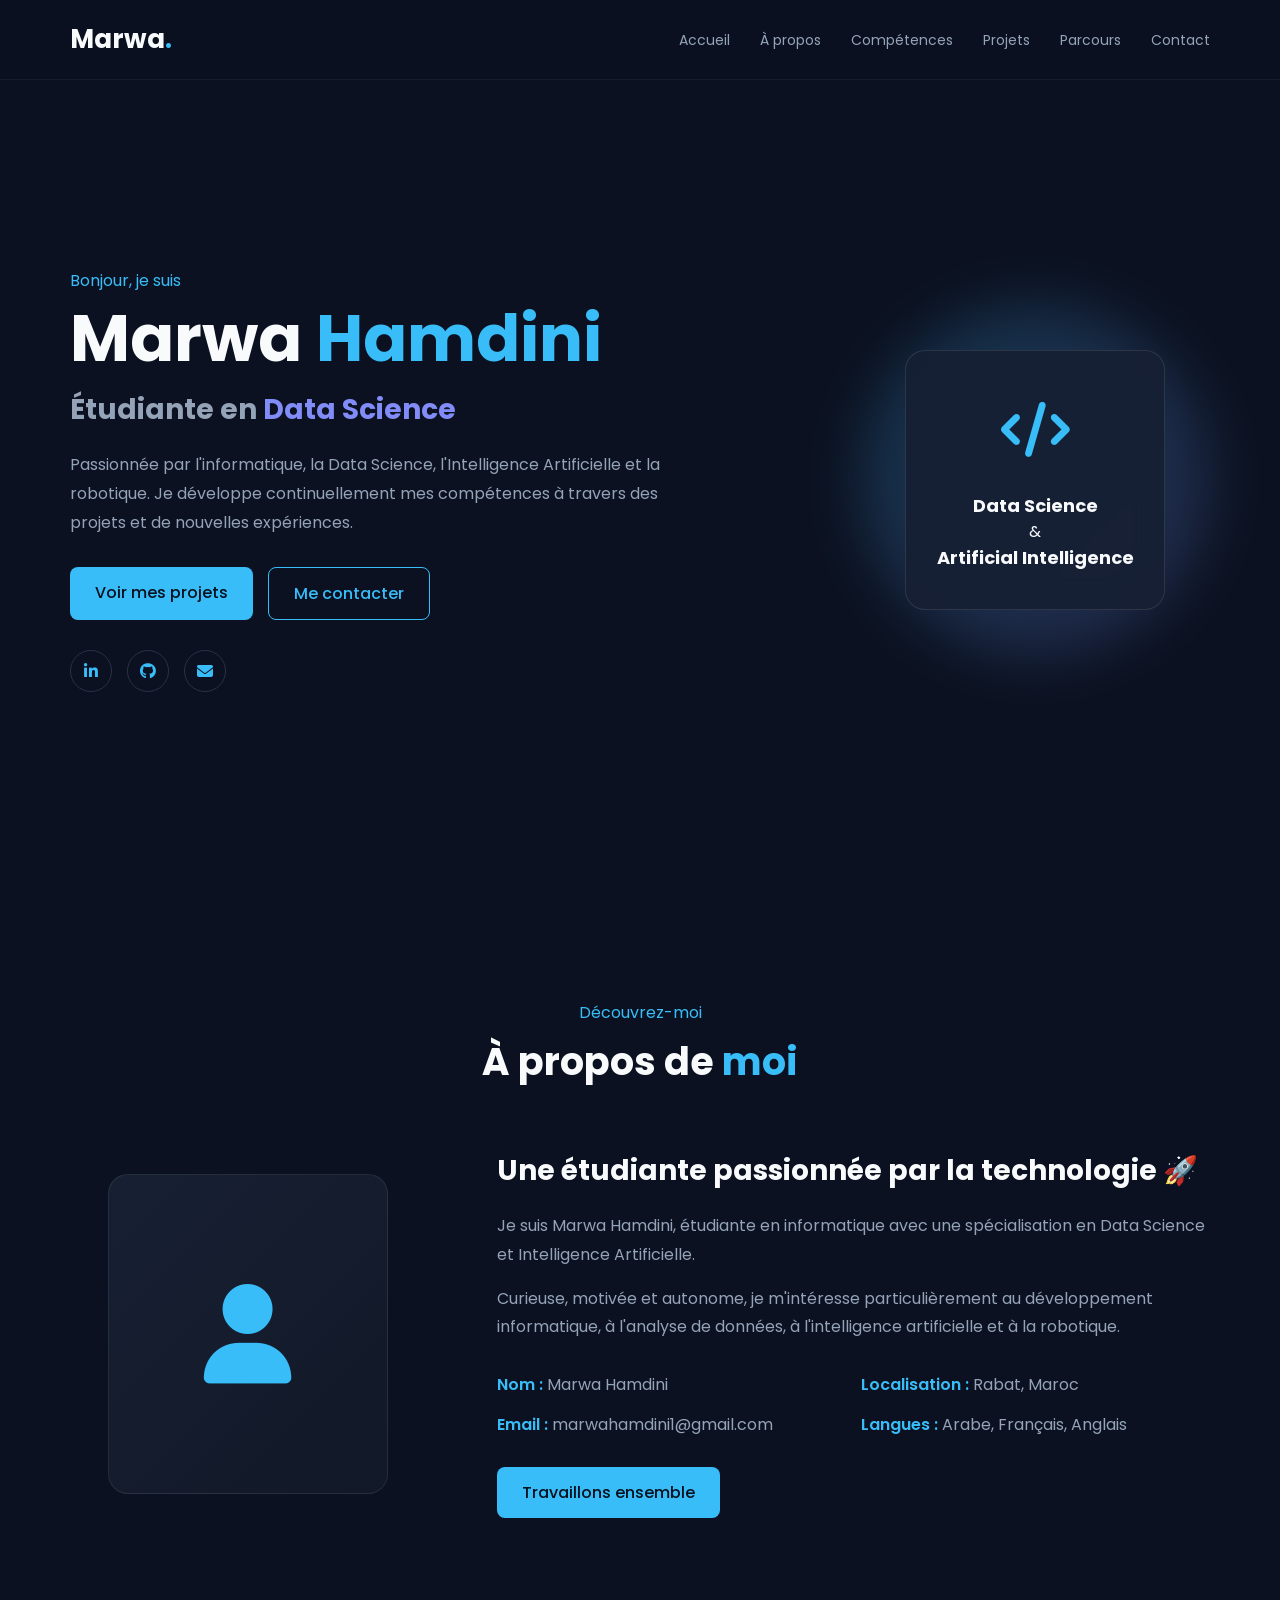
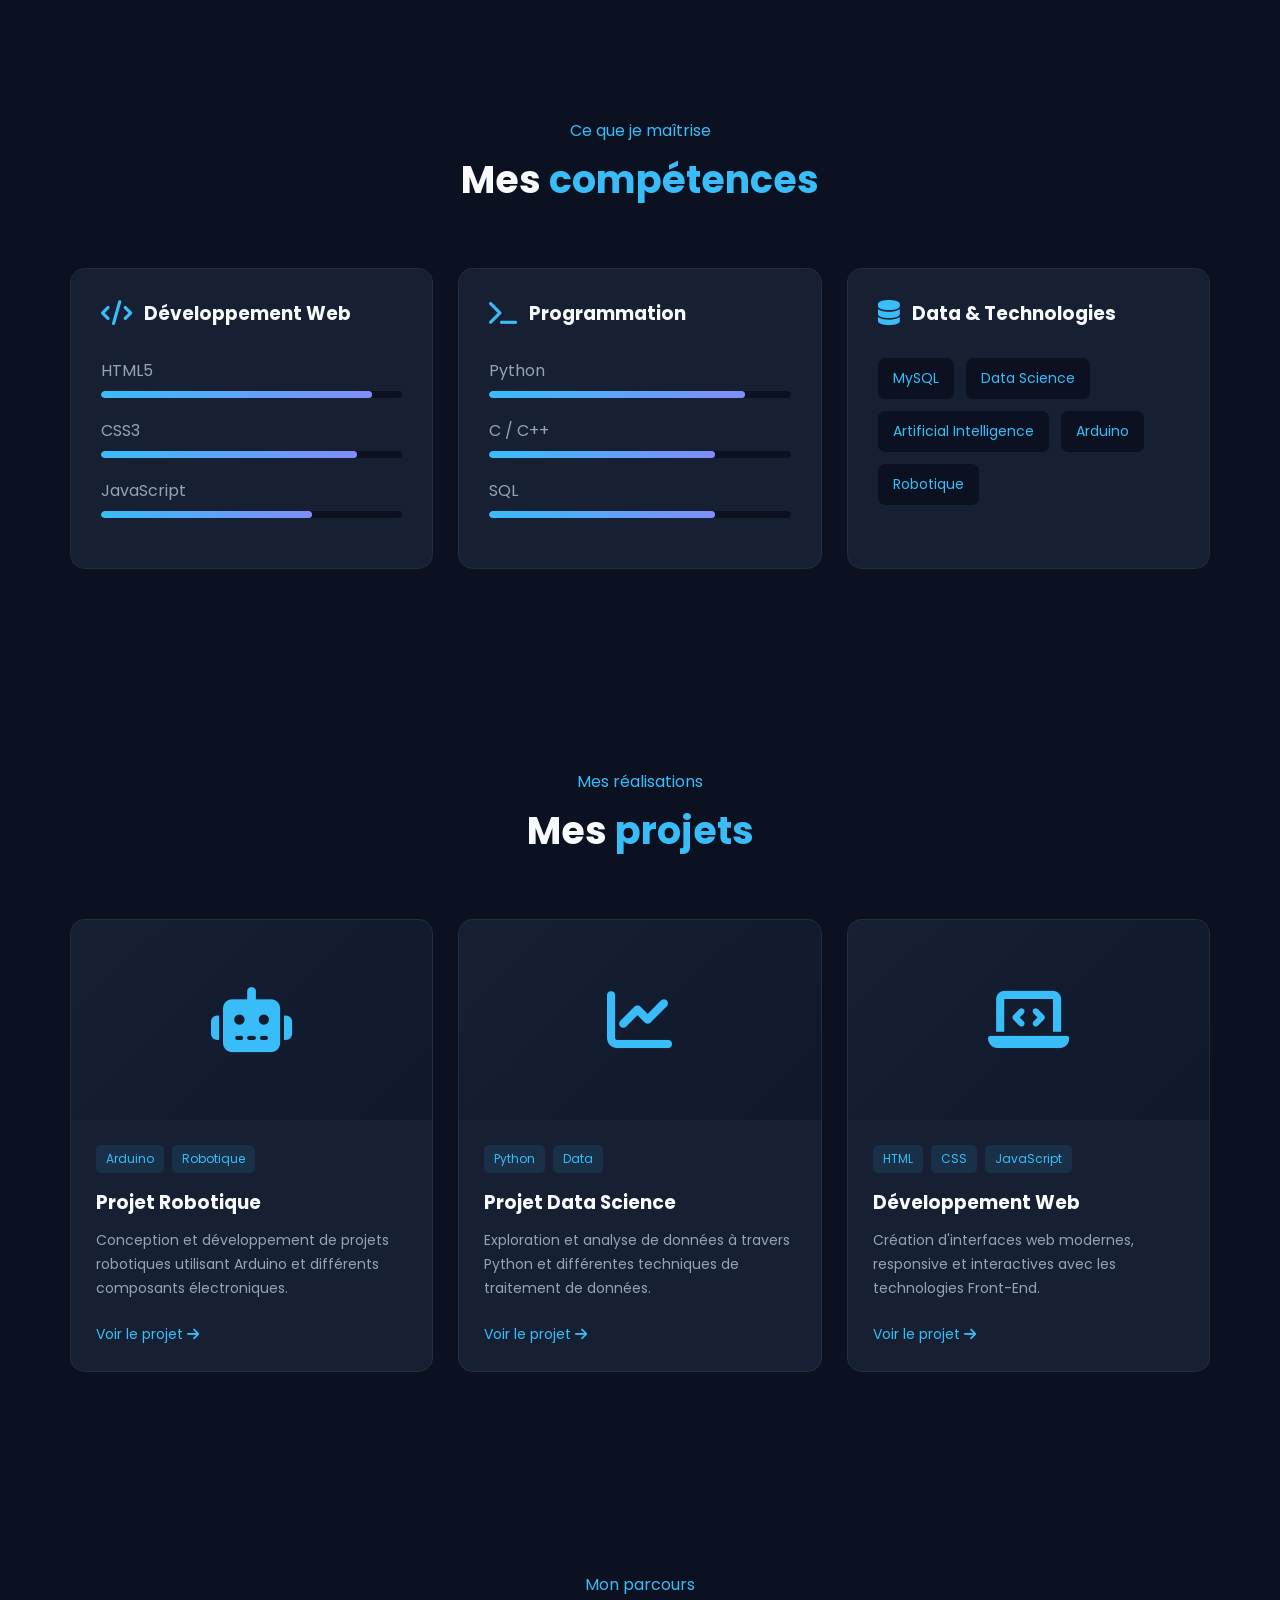
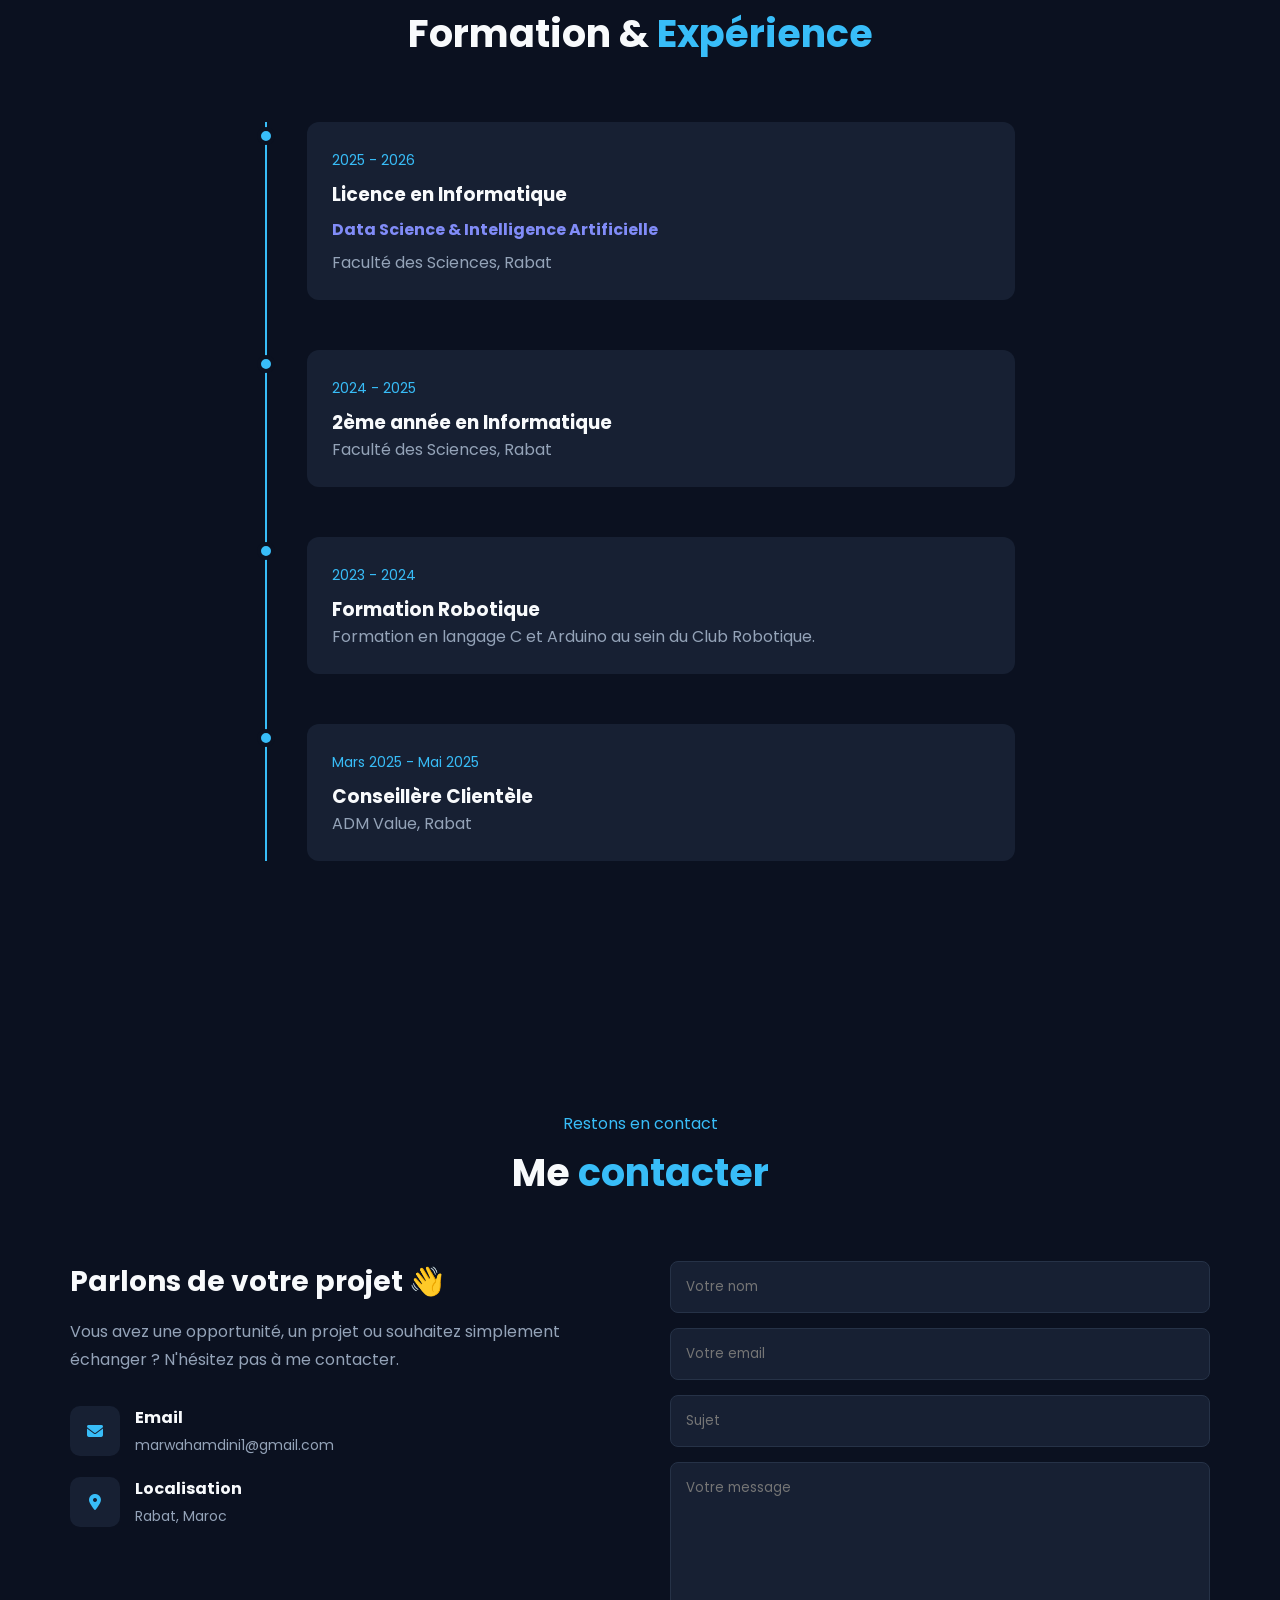
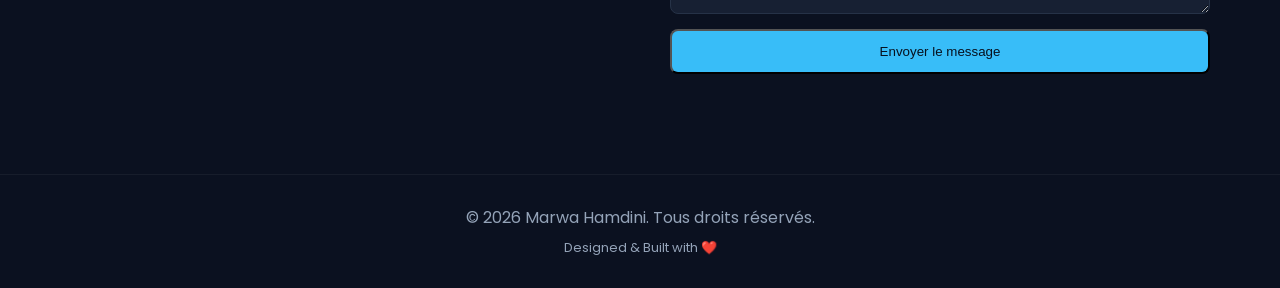
<file: portfolio/index.html>
<!DOCTYPE html>
<html lang="fr">
<head>
    <meta charset="UTF-8">
    <meta name="viewport" content="width=device-width, initial-scale=1.0">

    <title>Marwa Hamdini | Portfolio</title>

    <link rel="stylesheet" href="style.css">

    <!-- Google Fonts -->
    <link rel="preconnect" href="https://fonts.googleapis.com">
    <link rel="preconnect" href="https://fonts.gstatic.com" crossorigin>

    <link href="https://fonts.googleapis.com/css2?family=Poppins:wght@300;400;500;600;700;800&display=swap"
        rel="stylesheet">

    <!-- Icons -->
    <link rel="stylesheet"
        href="https://cdnjs.cloudflare.com/ajax/libs/font-awesome/6.5.1/css/all.min.css">
</head>

<body>

    <!-- ================= NAVBAR ================= -->

    <header>
        <nav class="navbar">

            <a href="#home" class="logo">
                Marwa<span>.</span>
            </a>

            <ul class="nav-links">
                <li><a href="#home">Accueil</a></li>
                <li><a href="#about">À propos</a></li>
                <li><a href="#skills">Compétences</a></li>
                <li><a href="#projects">Projets</a></li>
                <li><a href="#education">Parcours</a></li>
                <li><a href="#contact">Contact</a></li>
            </ul>

            <div class="menu-btn">
                <i class="fa-solid fa-bars"></i>
            </div>

        </nav>
    </header>


    <!-- ================= HERO ================= -->

    <section id="home" class="hero">

        <div class="hero-content">

            <p class="hello">Bonjour, je suis</p>

            <h1>Marwa <span>Hamdini</span></h1>

            <h2>Étudiante en <span id="typing"></span></h2>

            <p class="hero-description">
                Passionnée par l'informatique, la Data Science, l'Intelligence
                Artificielle et la robotique. Je développe continuellement mes
                compétences à travers des projets et de nouvelles expériences.
            </p>

            <div class="hero-buttons">
                <a href="#projects" class="btn primary-btn">
                    Voir mes projets
                </a>

                <a href="#contact" class="btn secondary-btn">
                    Me contacter
                </a>
            </div>

            <div class="social-icons">

             <a href="https://www.linkedin.com/in/marwa-h-80300319b" target="_blank" rel="noopener noreferrer">
                <i class="fa-brands fa-linkedin-in"></i>
            </a>

            <a href="https://github.com/MarwaHamdini" target="_blank" rel="noopener noreferrer">
                <i class="fa-brands fa-github"></i>
            </a>

            <a href="https://mail.google.com/mail/?view=cm&fs=1&to=marwahamdini1@gmail.com" target="_blank" rel="noopener noreferrer">
                <i class="fa-solid fa-envelope"></i>
            </a>

            </div>

        </div>


        <div class="hero-visual">

            <div class="circle"></div>

            <div class="profile-card">

                <div class="profile-icon">
                    <i class="fa-solid fa-code"></i>
                </div>

                <h3>Data Science</h3>

                <p>&</p>

                <h3>Artificial Intelligence</h3>

            </div>

        </div>

    </section>



    <!-- ================= ABOUT ================= -->

    <section id="about" class="about section">

        <div class="section-title">

            <p>Découvrez-moi</p>

            <h2>À propos de <span>moi</span></h2>

        </div>


        <div class="about-container">

            <div class="about-image">

                <div class="image-placeholder">
                    <i class="fa-solid fa-user"></i>
                </div>

            </div>


            <div class="about-content">

                <h3>
                    Une étudiante passionnée par la technologie 🚀
                </h3>

                <p>
                    Je suis Marwa Hamdini, étudiante en informatique avec une
                    spécialisation en Data Science et Intelligence Artificielle.
                </p>

                <p>
                    Curieuse, motivée et autonome, je m'intéresse particulièrement
                    au développement informatique, à l'analyse de données,
                    à l'intelligence artificielle et à la robotique.
                </p>

                <div class="about-info">

                    <div>
                        <span>Nom :</span>
                        Marwa Hamdini
                    </div>

                    <div>
                        <span>Localisation :</span>
                        Rabat, Maroc
                    </div>

                    <div>
                        <span>Email :</span>
                        marwahamdini1@gmail.com
                    </div>

                    <div>
                        <span>Langues :</span>
                        Arabe, Français, Anglais
                    </div>

                </div>

                <a href="#contact" class="btn primary-btn">
                    Travaillons ensemble
                </a>

            </div>

        </div>

    </section>



    <!-- ================= SKILLS ================= -->

    <section id="skills" class="skills section">

        <div class="section-title">

            <p>Ce que je maîtrise</p>

            <h2>Mes <span>compétences</span></h2>

        </div>


        <div class="skills-container">


            <!-- WEB -->

            <div class="skill-category">

                <div class="skill-category-title">
                    <i class="fa-solid fa-code"></i>
                    <h3>Développement Web</h3>
                </div>

                <div class="skill">
                    <div class="skill-info">
                        <span>HTML5</span>
                    </div>

                    <div class="progress">
                        <div class="progress-bar html"></div>
                    </div>
                </div>


                <div class="skill">

                    <div class="skill-info">
                        <span>CSS3</span>
                    </div>

                    <div class="progress">
                        <div class="progress-bar css"></div>
                    </div>

                </div>


                <div class="skill">

                    <div class="skill-info">
                        <span>JavaScript</span>
                    </div>

                    <div class="progress">
                        <div class="progress-bar js"></div>
                    </div>

                </div>

            </div>



            <!-- PROGRAMMING -->

            <div class="skill-category">

                <div class="skill-category-title">

                    <i class="fa-solid fa-terminal"></i>

                    <h3>Programmation</h3>

                </div>


                <div class="skill">

                    <div class="skill-info">
                        <span>Python</span>
                    </div>

                    <div class="progress">
                        <div class="progress-bar python"></div>
                    </div>

                </div>


                <div class="skill">

                    <div class="skill-info">
                        <span>C / C++</span>
                    </div>

                    <div class="progress">
                        <div class="progress-bar cpp"></div>
                    </div>

                </div>


                <div class="skill">

                    <div class="skill-info">
                        <span>SQL</span>
                    </div>

                    <div class="progress">
                        <div class="progress-bar sql"></div>
                    </div>

                </div>

            </div>



            <!-- DATA -->

            <div class="skill-category">

                <div class="skill-category-title">

                    <i class="fa-solid fa-database"></i>

                    <h3>Data & Technologies</h3>

                </div>


                <div class="tech-list">

                    <span>MySQL</span>

                    <span>Data Science</span>

                    <span>Artificial Intelligence</span>

                    <span>Arduino</span>

                    <span>Robotique</span>

                </div>

            </div>


        </div>

    </section>



    <!-- ================= PROJECTS ================= -->

    <section id="projects" class="projects section">

        <div class="section-title">

            <p>Mes réalisations</p>

            <h2>Mes <span>projets</span></h2>

        </div>


        <div class="projects-container">


            <!-- PROJECT 1 -->

            <div class="project-card">

                <div class="project-image">

                    <i class="fa-solid fa-robot"></i>

                </div>

                <div class="project-content">

                    <div class="project-tags">

                        <span>Arduino</span>

                        <span>Robotique</span>

                    </div>

                    <h3>Projet Robotique</h3>

                    <p>
                        Conception et développement de projets robotiques
                        utilisant Arduino et différents composants électroniques.
                    </p>

                    <a href="#">
                        Voir le projet
                        <i class="fa-solid fa-arrow-right"></i>
                    </a>

                </div>

            </div>



            <!-- PROJECT 2 -->

            <div class="project-card">

                <div class="project-image">

                    <i class="fa-solid fa-chart-line"></i>

                </div>

                <div class="project-content">

                    <div class="project-tags">

                        <span>Python</span>

                        <span>Data</span>

                    </div>

                    <h3>Projet Data Science</h3>

                    <p>
                        Exploration et analyse de données à travers Python et
                        différentes techniques de traitement de données.
                    </p>

                    <a href="#">
                        Voir le projet
                        <i class="fa-solid fa-arrow-right"></i>
                    </a>

                </div>

            </div>



            <!-- PROJECT 3 -->

            <div class="project-card">

                <div class="project-image">

                    <i class="fa-solid fa-laptop-code"></i>

                </div>

                <div class="project-content">

                    <div class="project-tags">

                        <span>HTML</span>

                        <span>CSS</span>

                        <span>JavaScript</span>

                    </div>

                    <h3>Développement Web</h3>

                    <p>
                        Création d'interfaces web modernes, responsive et
                        interactives avec les technologies Front-End.
                    </p>

                    <a href="#">
                        Voir le projet
                        <i class="fa-solid fa-arrow-right"></i>
                    </a>

                </div>

            </div>


        </div>

    </section>



    <!-- ================= EDUCATION ================= -->

    <section id="education" class="education section">

        <div class="section-title">

            <p>Mon parcours</p>

            <h2>Formation & <span>Expérience</span></h2>

        </div>


        <div class="timeline">


            <div class="timeline-item">

                <div class="timeline-dot"></div>

                <div class="timeline-content">

                    <span class="date">2025 - 2026</span>

                    <h3>Licence en Informatique</h3>

                    <h4>Data Science & Intelligence Artificielle</h4>

                    <p>
                        Faculté des Sciences, Rabat
                    </p>

                </div>

            </div>



            <div class="timeline-item">

                <div class="timeline-dot"></div>

                <div class="timeline-content">

                    <span class="date">2024 - 2025</span>

                    <h3>2ème année en Informatique</h3>

                    <p>
                        Faculté des Sciences, Rabat
                    </p>

                </div>

            </div>



            <div class="timeline-item">

                <div class="timeline-dot"></div>

                <div class="timeline-content">

                    <span class="date">2023 - 2024</span>

                    <h3>Formation Robotique</h3>

                    <p>
                        Formation en langage C et Arduino au sein du Club Robotique.
                    </p>

                </div>

            </div>



            <div class="timeline-item">

                <div class="timeline-dot"></div>

                <div class="timeline-content">

                    <span class="date">Mars 2025 - Mai 2025</span>

                    <h3>Conseillère Clientèle</h3>

                    <p>
                        ADM Value, Rabat
                    </p>

                </div>

            </div>


        </div>

    </section>



    <!-- ================= CONTACT ================= -->

    <section id="contact" class="contact section">

        <div class="section-title">

            <p>Restons en contact</p>

            <h2>Me <span>contacter</span></h2>

        </div>


        <div class="contact-container">


            <div class="contact-info">

                <h3>Parlons de votre projet 👋</h3>

                <p>
                    Vous avez une opportunité, un projet ou souhaitez simplement
                    échanger ? N'hésitez pas à me contacter.
                </p>


                <div class="contact-item">

                    <div class="contact-icon">

                        <i class="fa-solid fa-envelope"></i>

                    </div>

                    <div>

                        <h4>Email</h4>

                        <p>marwahamdini1@gmail.com</p>

                    </div>

                </div>



                <div class="contact-item">

                    <div class="contact-icon">

                        <i class="fa-solid fa-location-dot"></i>

                    </div>

                    <div>

                        <h4>Localisation</h4>

                        <p>Rabat, Maroc</p>

                    </div>

                </div>


            </div>



           <form class="contact-form" action="https://formsubmit.co/marwahamdini1@gmail.com" method="POST">

    <!-- Désactive le captcha FormSubmit (optionnel) -->
    <input type="hidden" name="_captcha" value="false">

    <input
        type="text"
        name="Nom"
        placeholder="Votre nom"
        required
    >

    <input
        type="email"
        name="Email"
        placeholder="Votre email"
        required
    >

    <input
        type="text"
        name="_subject"
        placeholder="Sujet"
        required
    >

    <textarea
        name="Message"
        placeholder="Votre message"
        rows="6"
        required
    ></textarea>

    <button type="submit" class="btn primary-btn">
        Envoyer le message
    </button>

</form>


        </div>

    </section>



    <!-- ================= FOOTER ================= -->

    <footer>

        <p>
            © 2026 Marwa Hamdini. Tous droits réservés.
        </p>

        <p class="footer-text">
            Designed & Built with ❤️
        </p>

    </footer>



    <script src="script.js"></script>

</body>

</html>
</file>
<file: portfolio/style.css>
/* =========================
   RESET
========================= */

* {
    margin: 0;
    padding: 0;
    box-sizing: border-box;
}


html {
    scroll-behavior: smooth;
}


body {
    font-family: "Poppins", sans-serif;
    background: #0b1120;
    color: #f8fafc;
    overflow-x: hidden;
}


a {
    text-decoration: none;
    color: inherit;
}


ul {
    list-style: none;
}


/* =========================
   VARIABLES
========================= */

:root {

    --primary: #38bdf8;
    --secondary: #818cf8;

    --dark: #0b1120;
    --dark-light: #111827;

    --card: #172033;

    --text: #f8fafc;
    --text-gray: #94a3b8;

}


/* =========================
   NAVBAR
========================= */

header {

    width: 100%;
    position: fixed;

    top: 0;
    left: 0;

    z-index: 1000;

    background: rgba(11, 17, 32, 0.9);

    backdrop-filter: blur(10px);

    border-bottom: 1px solid rgba(255, 255, 255, 0.05);

}


.navbar {

    max-width: 1200px;

    margin: auto;

    padding: 20px 30px;

    display: flex;

    justify-content: space-between;

    align-items: center;

}


.logo {

    font-size: 26px;

    font-weight: 700;

}


.logo span {

    color: var(--primary);

}


.nav-links {

    display: flex;

    gap: 30px;

}


.nav-links a {

    color: var(--text-gray);

    font-size: 14px;

    transition: 0.3s;

}


.nav-links a:hover {

    color: var(--primary);

}


.menu-btn {

    display: none;

    font-size: 22px;

    cursor: pointer;

}


/* =========================
   HERO
========================= */

.hero {

    min-height: 100vh;

    max-width: 1200px;

    margin: auto;

    padding: 120px 30px 60px;

    display: flex;

    align-items: center;

    justify-content: space-between;

    gap: 50px;

}


.hero-content {

    max-width: 650px;

}


.hello {

    color: var(--primary);

    margin-bottom: 10px;

}


.hero h1 {

    font-size: 65px;

    line-height: 1.1;

    margin-bottom: 15px;

}


.hero h1 span {

    color: var(--primary);

}


.hero h2 {

    font-size: 28px;

    color: var(--text-gray);

    margin-bottom: 20px;

}


.hero h2 span {

    color: var(--secondary);

}


.hero-description {

    color: var(--text-gray);

    line-height: 1.8;

    max-width: 600px;

}


.hero-buttons {

    margin-top: 30px;

    display: flex;

    gap: 15px;

}


.btn {

    display: inline-block;

    padding: 13px 25px;

    border-radius: 8px;

    font-weight: 500;

    transition: 0.3s;

}


.primary-btn {

    background: var(--primary);

    color: #07111f;

}


.primary-btn:hover {

    transform: translateY(-3px);

    box-shadow: 0 10px 25px rgba(56, 189, 248, 0.3);

}


.secondary-btn {

    border: 1px solid var(--primary);

    color: var(--primary);

}


.secondary-btn:hover {

    background: var(--primary);

    color: #07111f;

}


.social-icons {

    margin-top: 30px;

    display: flex;

    gap: 15px;

}


.social-icons a {

    width: 42px;

    height: 42px;

    border: 1px solid #263247;

    display: flex;

    align-items: center;

    justify-content: center;

    border-radius: 50%;

    color: var(--primary);

    transition: 0.3s;

}


.social-icons a:hover {

    background: var(--primary);

    color: #07111f;

    transform: translateY(-4px);

}


/* HERO VISUAL */

.hero-visual {

    position: relative;

}


.circle {

    width: 350px;

    height: 350px;

    border-radius: 50%;

    background: linear-gradient(
        135deg,
        var(--primary),
        var(--secondary)
    );

    opacity: 0.2;

    filter: blur(30px);

}


.profile-card {

    position: absolute;

    top: 50%;

    left: 50%;

    transform: translate(-50%, -50%);

    width: 260px;

    height: 260px;

    background: rgba(23, 32, 51, 0.9);

    border: 1px solid rgba(255,255,255,0.1);

    border-radius: 20px;

    display: flex;

    flex-direction: column;

    align-items: center;

    justify-content: center;

    text-align: center;

    backdrop-filter: blur(15px);

}


.profile-icon {

    font-size: 55px;

    color: var(--primary);

    margin-bottom: 20px;

}


.profile-card h3 {

    font-size: 18px;

}


/* =========================
   GENERAL SECTION
========================= */

.section {

    padding: 100px 30px;

    max-width: 1200px;

    margin: auto;

}


.section-title {

    text-align: center;

    margin-bottom: 60px;

}


.section-title p {

    color: var(--primary);

    margin-bottom: 8px;

}


.section-title h2 {

    font-size: 38px;

}


.section-title h2 span {

    color: var(--primary);

}


/* =========================
   ABOUT
========================= */

.about-container {

    display: grid;

    grid-template-columns: 1fr 2fr;

    gap: 70px;

    align-items: center;

}


.image-placeholder {

    width: 280px;

    height: 320px;

    background: linear-gradient(
        135deg,
        #172033,
        #111827
    );

    border-radius: 20px;

    display: flex;

    align-items: center;

    justify-content: center;

    font-size: 100px;

    color: var(--primary);

    margin: auto;

    border: 1px solid rgba(255,255,255,0.08);

}


.about-content h3 {

    font-size: 28px;

    margin-bottom: 20px;

}


.about-content p {

    color: var(--text-gray);

    line-height: 1.8;

    margin-bottom: 15px;

}


.about-info {

    display: grid;

    grid-template-columns: 1fr 1fr;

    gap: 15px;

    margin: 30px 0;

    color: var(--text-gray);

}


.about-info span {

    color: var(--primary);

    font-weight: 600;

}


/* =========================
   SKILLS
========================= */

.skills-container {

    display: grid;

    grid-template-columns: repeat(3, 1fr);

    gap: 25px;

}


.skill-category {

    background: var(--card);

    padding: 30px;

    border-radius: 15px;

    border: 1px solid rgba(255,255,255,0.05);

    transition: 0.3s;

}


.skill-category:hover {

    transform: translateY(-8px);

}


.skill-category-title {

    display: flex;

    align-items: center;

    gap: 12px;

    margin-bottom: 30px;

}


.skill-category-title i {

    font-size: 25px;

    color: var(--primary);

}


.skill {

    margin-bottom: 20px;

}


.skill-info {

    display: flex;

    justify-content: space-between;

    margin-bottom: 8px;

    color: var(--text-gray);

}


.progress {

    height: 7px;

    background: #0b1120;

    border-radius: 10px;

    overflow: hidden;

}


.progress-bar {

    height: 100%;

    background: linear-gradient(
        90deg,
        var(--primary),
        var(--secondary)
    );

    border-radius: 10px;

}


.html {
    width: 90%;
}

.css {
    width: 85%;
}

.js {
    width: 70%;
}

.python {
    width: 85%;
}

.cpp {
    width: 75%;
}

.sql {
    width: 75%;
}


.tech-list {

    display: flex;

    flex-wrap: wrap;

    gap: 12px;

}


.tech-list span {

    background: #0b1120;

    padding: 10px 15px;

    border-radius: 7px;

    color: var(--primary);

    font-size: 14px;

}


/* =========================
   PROJECTS
========================= */

.projects-container {

    display: grid;

    grid-template-columns: repeat(3, 1fr);

    gap: 25px;

}


.project-card {

    background: var(--card);

    border-radius: 15px;

    overflow: hidden;

    border: 1px solid rgba(255,255,255,0.06);

    transition: 0.3s;

}


.project-card:hover {

    transform: translateY(-10px);

}


.project-image {

    height: 200px;

    display: flex;

    align-items: center;

    justify-content: center;

    font-size: 65px;

    background: linear-gradient(
        135deg,
        #172033,
        #0f172a
    );

    color: var(--primary);

}


.project-content {

    padding: 25px;

}


.project-tags {

    display: flex;

    flex-wrap: wrap;

    gap: 8px;

    margin-bottom: 15px;

}


.project-tags span {

    background: rgba(56,189,248,0.1);

    color: var(--primary);

    padding: 5px 10px;

    border-radius: 5px;

    font-size: 12px;

}


.project-content h3 {

    margin-bottom: 12px;

}


.project-content p {

    color: var(--text-gray);

    font-size: 14px;

    line-height: 1.7;

    margin-bottom: 20px;

}


.project-content a {

    color: var(--primary);

    font-size: 14px;

}


/* =========================
   TIMELINE
========================= */

.timeline {

    max-width: 750px;

    margin: auto;

    border-left: 2px solid var(--primary);

    padding-left: 40px;

}


.timeline-item {

    position: relative;

    margin-bottom: 50px;

}


.timeline-dot {

    position: absolute;

    left: -50px;

    top: 5px;

    width: 18px;

    height: 18px;

    background: var(--primary);

    border-radius: 50%;

    border: 4px solid var(--dark);

}


.timeline-content {

    background: var(--card);

    padding: 25px;

    border-radius: 12px;

}


.date {

    color: var(--primary);

    font-size: 14px;

}


.timeline-content h3 {

    margin-top: 8px;

}


.timeline-content h4 {

    color: var(--secondary);

    margin: 8px 0;

}


.timeline-content p {

    color: var(--text-gray);

}


/* =========================
   CONTACT
========================= */

.contact-container {

    display: grid;

    grid-template-columns: 1fr 1fr;

    gap: 60px;

}


.contact-info h3 {

    font-size: 28px;

    margin-bottom: 15px;

}


.contact-info > p {

    color: var(--text-gray);

    line-height: 1.8;

    margin-bottom: 30px;

}


.contact-item {

    display: flex;

    align-items: center;

    gap: 15px;

    margin-bottom: 20px;

}


.contact-icon {

    width: 50px;

    height: 50px;

    background: var(--card);

    display: flex;

    align-items: center;

    justify-content: center;

    border-radius: 10px;

    color: var(--primary);

}


.contact-item h4 {

    margin-bottom: 5px;

}


.contact-item p {

    color: var(--text-gray);

    font-size: 14px;

}


.contact-form {

    display: flex;

    flex-direction: column;

    gap: 15px;

}


.contact-form input,
.contact-form textarea {

    background: var(--card);

    border: 1px solid #263247;

    padding: 15px;

    border-radius: 8px;

    color: white;

    font-family: inherit;

    outline: none;

}


.contact-form input:focus,
.contact-form textarea:focus {

    border-color: var(--primary);

}


/* =========================
   FOOTER
========================= */

footer {

    border-top: 1px solid rgba(255,255,255,0.05);

    padding: 30px;

    text-align: center;

    color: var(--text-gray);

}


.footer-text {

    margin-top: 8px;

    font-size: 13px;

}


/* =========================
   RESPONSIVE
========================= */

@media (max-width: 950px) {

    .hero {

        flex-direction: column;

        text-align: center;

        justify-content: center;

    }


    .hero-buttons,
    .social-icons {

        justify-content: center;

    }


    .about-container {

        grid-template-columns: 1fr;

        text-align: center;

    }


    .skills-container {

        grid-template-columns: 1fr;

    }


    .projects-container {

        grid-template-columns: 1fr;

    }


    .contact-container {

        grid-template-columns: 1fr;

    }

}

@media (max-width: 768px) {

    .nav-links {

        display: none;

        position: absolute;

        top: 75px;

        left: 0;

        width: 100%;

        background: #111827;

        flex-direction: column;

        text-align: center;

        padding: 30px;

    }


    .nav-links.active {

        display: flex;

    }


    .menu-btn {

        display: block;

    }


    .hero h1 {

        font-size: 45px;

    }


    .hero h2 {

        font-size: 22px;

    }


    .circle {

        width: 260px;

        height: 260px;

    }


    .profile-card {

        width: 200px;

        height: 200px;

    }


    .about-info {

        grid-template-columns: 1fr;

    }

}
</file>
